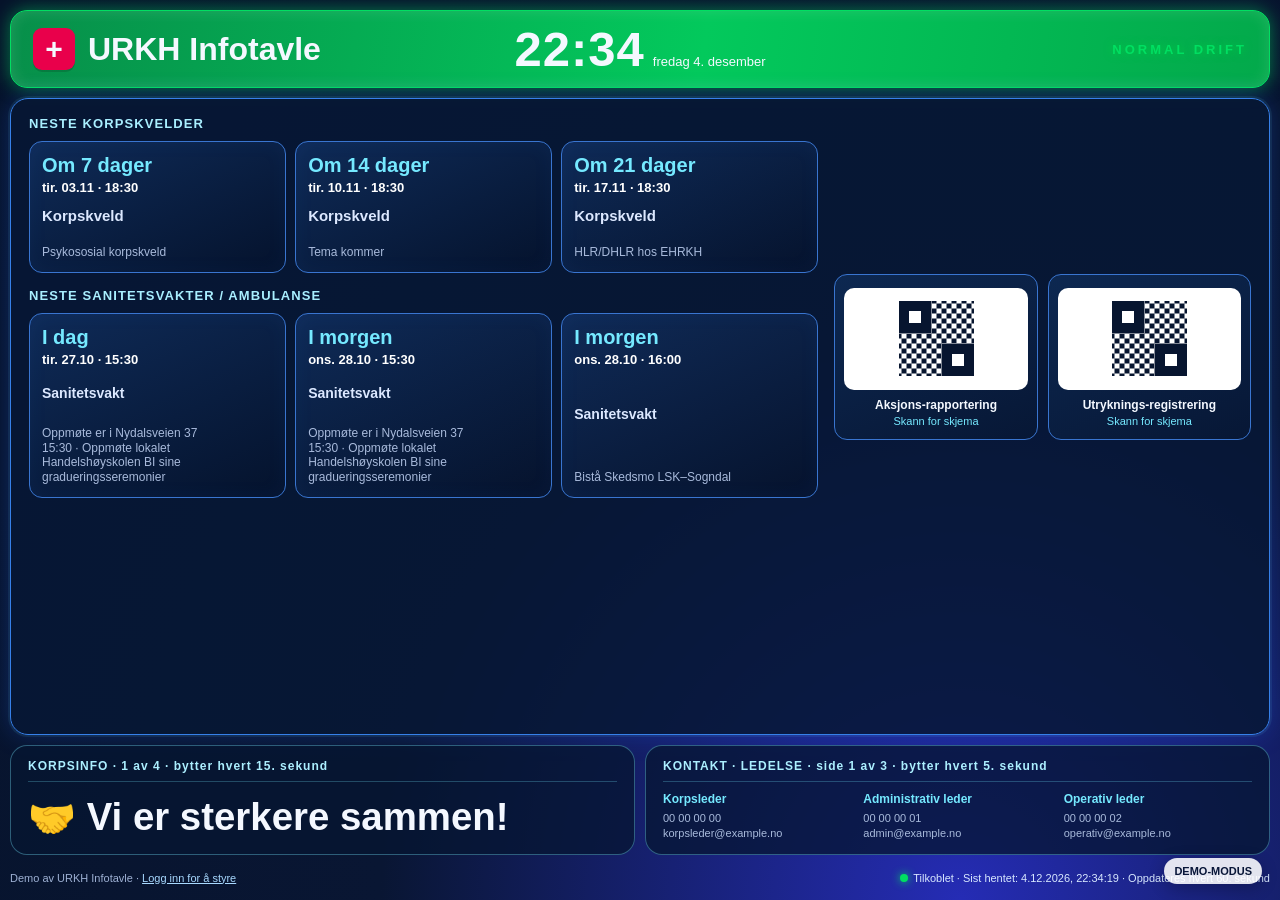
<file: infotavle-demo/index.html>
<!doctype html>
<html lang="no">
<head>
  <meta charset="UTF-8"><meta name="viewport" content="width=device-width, initial-scale=1.0">
  <meta name="description" content="Demo av URKH Infotavle — levende oversikt for korpskvelder, sanitetsvakter og korpsinfo.">
  <title>URKH Infotavle — Demo</title>
  <style>
    :root{--navy:#07152f;--panel:#0a1b3b;--blue:#3274d6;--cyan:#75e9ff;--green:#00df62;--green2:#03a84b;--white:#f4f8ff;--muted:#a8badb;--red:#e9004b;--line:rgba(117,233,255,.7)}
    *{box-sizing:border-box}html,body{margin:0;min-height:100%;background:radial-gradient(circle at 75% 100%,#252cb5 0,#091633 44%,#06132b 100%);color:var(--white);font-family:Arial,Helvetica,sans-serif}body{padding:10px}.screen{max-width:1440px;margin:0 auto;min-height:calc(100vh - 20px);display:grid;grid-template-rows:auto 1fr auto;gap:10px}.top{background:linear-gradient(100deg,#078f4a,#03c95c 55%,#03a94b);border:1px solid var(--green);border-radius:17px;box-shadow:0 0 18px rgba(0,223,98,.5),inset 0 0 15px rgba(255,255,255,.13);min-height:74px;padding:10px 22px;display:grid;grid-template-columns:1fr auto 1fr;align-items:center}.brand{display:flex;gap:13px;align-items:center;font-weight:800;font-size:clamp(20px,2.6vw,32px)}.cross{display:grid;place-items:center;width:42px;height:42px;border-radius:9px;background:var(--red);font-size:30px;line-height:1;box-shadow:0 2px 0 rgba(0,0,0,.15)}.clock{text-align:center;font-size:clamp(27px,4vw,49px);font-weight:800;letter-spacing:1px}.date{font-size:13px;font-weight:500;margin-left:8px;letter-spacing:0}.drift{text-align:right;color:var(--green);font-weight:900;font-size:13px;letter-spacing:3px;text-shadow:0 0 8px #0c4}.main{background:rgba(7,23,53,.83);border:1px solid #3680e9;border-radius:18px;padding:17px 18px 15px;box-shadow:0 0 0 2px rgba(117,233,255,.08),0 0 25px rgba(34,104,255,.25);display:grid;grid-template-columns:1.8fr .95fr;gap:16px;min-height:0}.section-label{font-size:13px;font-weight:900;letter-spacing:1.1px;color:#a9efff;margin:0 0 10px}.left{min-width:0}.cards{display:grid;grid-template-columns:repeat(3,minmax(0,1fr));gap:9px;margin-bottom:15px}.card{border:1px solid #3975d0;border-radius:13px;background:linear-gradient(155deg,rgba(16,44,90,.92),rgba(5,18,44,.92));min-height:132px;padding:13px 12px;display:flex;flex-direction:column;justify-content:space-between;box-shadow:inset 0 0 20px rgba(52,126,255,.06)}.card .when{color:#fff;font-size:13px;font-weight:800}.card .when b{color:var(--cyan);display:block;font-size:20px;line-height:1.02;margin-bottom:5px}.card .kind{color:#dce8ff;font-size:15px;line-height:1.15;font-weight:800}.card .note{font-size:12px;color:var(--muted);margin-top:8px;line-height:1.2}.vac{min-height:185px}.vac .kind{font-size:14px}.right{display:grid;grid-template-columns:1fr 1fr;gap:10px;align-content:start;padding-top:158px}.qr{border:1px solid #3975d0;border-radius:13px;background:linear-gradient(155deg,#0d2851,#071735);padding:9px;text-align:center;min-height:166px;color:var(--white);cursor:pointer}.qrbox{background:#fff;border-radius:10px;height:102px;display:grid;place-items:center;overflow:hidden;margin-bottom:8px}.qr-pattern{width:75px;height:75px;background:repeating-conic-gradient(#07152f 0 25%,#fff 0 50%) 50%/10px 10px;position:relative}.qr-pattern:after,.qr-pattern:before{content:"";position:absolute;width:22px;height:22px;border:5px solid #07152f;background:#fff;box-shadow:inset 0 0 0 5px #07152f}.qr-pattern:before{left:0;top:0}.qr-pattern:after{right:0;bottom:0}.qr-title{font-weight:900;font-size:12px}.qr-sub{font-size:11px;color:var(--cyan);margin-top:3px}.bottom{display:grid;grid-template-columns:1fr 1fr;gap:10px}.info{background:rgba(6,22,50,.75);border:1px solid rgba(117,233,255,.35);border-radius:17px;padding:13px 17px;min-height:95px}.info-head{font-size:12px;font-weight:900;letter-spacing:1px;color:#acefff;border-bottom:1px solid rgba(117,233,255,.25);padding-bottom:8px}.info-body{font-weight:900;font-size:clamp(24px,3vw,40px);padding-top:12px;white-space:nowrap;overflow:hidden;text-overflow:ellipsis}.contact-list{display:grid;grid-template-columns:repeat(3,1fr);gap:12px;padding-top:10px}.contact b{display:block;font-size:12px;color:var(--cyan);margin-bottom:5px}.contact span{display:block;color:var(--muted);font-size:11px;line-height:1.35}.footer{display:flex;justify-content:space-between;align-items:center;color:#9eb1d4;font-size:11px;min-height:25px}.footer a{color:#a8d9ff}.connected{color:#d8e8ff}.dot{display:inline-block;width:8px;height:8px;background:var(--green);border-radius:50%;margin-right:5px;box-shadow:0 0 8px var(--green)}.demo-badge{position:fixed;right:18px;bottom:16px;background:#fff;color:#07152f;font-size:11px;font-weight:900;padding:7px 10px;border-radius:999px;box-shadow:0 4px 18px rgba(0,0,0,.3);opacity:.88}.toast{position:fixed;left:50%;bottom:30px;transform:translate(-50%,10px);background:#fff;color:#07152f;padding:11px 15px;border-radius:9px;font-size:13px;font-weight:700;opacity:0;transition:.25s;pointer-events:none}.toast.show{opacity:1;transform:translate(-50%,0)}
    @media(max-width:800px){body{padding:7px}.top{grid-template-columns:1fr auto;gap:8px}.clock{grid-column:2;grid-row:1}.drift{grid-column:1;grid-row:2;text-align:left}.main{grid-template-columns:1fr}.right{padding-top:0}.cards{grid-template-columns:repeat(3,minmax(125px,1fr));overflow:auto}.card{min-width:125px}.bottom{grid-template-columns:1fr}.contact-list{grid-template-columns:1fr 1fr}.footer{display:block;line-height:1.8}}
    @media(max-width:480px){.brand{font-size:18px}.cross{width:34px;height:34px;font-size:24px}.clock{font-size:27px}.date{display:block;margin:2px 0 0;font-size:10px}.cards{grid-template-columns:repeat(3,175px)}.right{grid-template-columns:1fr 1fr}.info-body{font-size:22px}.contact-list{grid-template-columns:1fr}}
  </style>
</head>
<body>
  <div class="screen">
    <header class="top"><div class="brand"><span class="cross">+</span><span>URKH Infotavle</span></div><div class="clock"><span id="time">17:24</span><span class="date" id="date">Tirsdag 27. Oktober</span></div><div class="drift">NORMAL DRIFT</div></header>
    <main class="main"><section class="left"><h2 class="section-label">NESTE KORPSKVELDER</h2><div class="cards"><article class="card"><div class="when"><b>Om 7 dager</b>tir. 03.11 · 18:30</div><div class="kind">Korpskveld</div><div class="note">Psykososial korpskveld</div></article><article class="card"><div class="when"><b>Om 14 dager</b>tir. 10.11 · 18:30</div><div class="kind">Korpskveld</div><div class="note">Tema kommer</div></article><article class="card"><div class="when"><b>Om 21 dager</b>tir. 17.11 · 18:30</div><div class="kind">Korpskveld</div><div class="note">HLR/DHLR hos EHRKH</div></article></div><h2 class="section-label">NESTE SANITETSVAKTER / AMBULANSE</h2><div class="cards"><article class="card vac"><div class="when"><b>I dag</b>tir. 27.10 · 15:30</div><div class="kind">Sanitetsvakt</div><div class="note">Oppmøte er i Nydalsveien 37<br>15:30 · Oppmøte lokalet<br>Handelshøyskolen BI sine gradueringsseremonier</div></article><article class="card vac"><div class="when"><b>I morgen</b>ons. 28.10 · 15:30</div><div class="kind">Sanitetsvakt</div><div class="note">Oppmøte er i Nydalsveien 37<br>15:30 · Oppmøte lokalet<br>Handelshøyskolen BI sine gradueringsseremonier</div></article><article class="card vac"><div class="when"><b>I morgen</b>ons. 28.10 · 16:00</div><div class="kind">Sanitetsvakt</div><div class="note">Bistå Skedsmo LSK–Sogndal</div></article></div></section><aside class="right"><button class="qr" data-toast="Aksjonsrapportering åpnet i demo-modus"><div class="qrbox"><span class="qr-pattern"></span></div><div class="qr-title">Aksjons-rapportering</div><div class="qr-sub">Skann for skjema</div></button><button class="qr" data-toast="Utrykningsregistrering åpnet i demo-modus"><div class="qrbox"><span class="qr-pattern"></span></div><div class="qr-title">Utryknings-registrering</div><div class="qr-sub">Skann for skjema</div></button></aside></main>
    <section class="bottom"><article class="info"><div class="info-head">KORPSINFO · <span id="infoPage">1</span> av 4 · bytter hvert 15. sekund</div><div class="info-body" id="infoText">🤝 Vi er sterkere sammen!</div></article><article class="info"><div class="info-head">KONTAKT · <span id="contactPage">LEDELSE</span> · side 1 av 3 · bytter hvert 5. sekund</div><div class="contact-list" id="contacts"><div class="contact"><b>Korpsleder</b><span>00 00 00 00</span><span>korpsleder@example.no</span></div><div class="contact"><b>Administrativ leder</b><span>00 00 00 01</span><span>admin@example.no</span></div><div class="contact"><b>Operativ leder</b><span>00 00 00 02</span><span>operativ@example.no</span></div></div></article></section>
    <footer class="footer"><span>Demo av URKH Infotavle · <a href="#" id="login">Logg inn for å styre</a></span><span class="connected"><span class="dot"></span>Tilkoblet · Sist hentet: <span id="updated">27.10.2026, 17:24:37</span> · Oppdateres hvert 60. sekund</span></footer>
  </div><div class="demo-badge">DEMO-MODUS</div><div class="toast" id="toast"></div>
  <script>
    const info=['🤝 Vi er sterkere sammen!','🚑 Klar for innsats — takk for at du stiller!','📣 Husk å registrere vakten etter endt oppdrag.','🩹 Sammen skaper vi trygghet i lokalsamfunnet.'];let ip=0,cp=0;const contactSets=[['Korpsleder|00 00 00 00|korpsleder@example.no','Administrativ leder|00 00 00 01|admin@example.no','Operativ leder|00 00 00 02|operativ@example.no'],['Vakttelefon|00 00 00 03|vakt@example.no','Materiell|00 00 00 04|materiell@example.no','Ressurs|00 00 00 05|ressurs@example.no'],['Sekretariat|00 00 00 06|post@example.no','Kursansvarlig|00 00 00 07|kurs@example.no','Beredskap|00 00 00 08|beredskap@example.no']];function tick(){const d=new Date();document.getElementById('time').textContent=d.toLocaleTimeString('nb-NO',{hour:'2-digit',minute:'2-digit'});document.getElementById('date').textContent=d.toLocaleDateString('nb-NO',{weekday:'long',day:'numeric',month:'long'});document.getElementById('updated').textContent=d.toLocaleString('nb-NO')}function rotateInfo(){ip=(ip+1)%info.length;document.getElementById('infoText').textContent=info[ip];document.getElementById('infoPage').textContent=ip+1}function rotateContacts(){cp=(cp+1)%contactSets.length;document.getElementById('contactPage').textContent=cp===0?'LEDELSE':'SIDE '+(cp+1);document.getElementById('contacts').innerHTML=contactSets[cp].map(x=>{const [a,b,c]=x.split('|');return `<div class="contact"><b>${a}</b><span>${b}</span><span>${c}</span></div>`}).join('')}function toast(m){const e=document.getElementById('toast');e.textContent=m;e.classList.add('show');setTimeout(()=>e.classList.remove('show'),2600)}document.querySelectorAll('[data-toast]').forEach(b=>b.addEventListener('click',()=>toast(b.dataset.toast)));document.getElementById('login').addEventListener('click',e=>{e.preventDefault();toast('Admininnlogging er kun en del av originalsystemet — dette er en visuell demo.')});tick();setInterval(tick,1000);setInterval(rotateInfo,15000);setInterval(rotateContacts,5000);
  </script>
</body></html>
</file>
